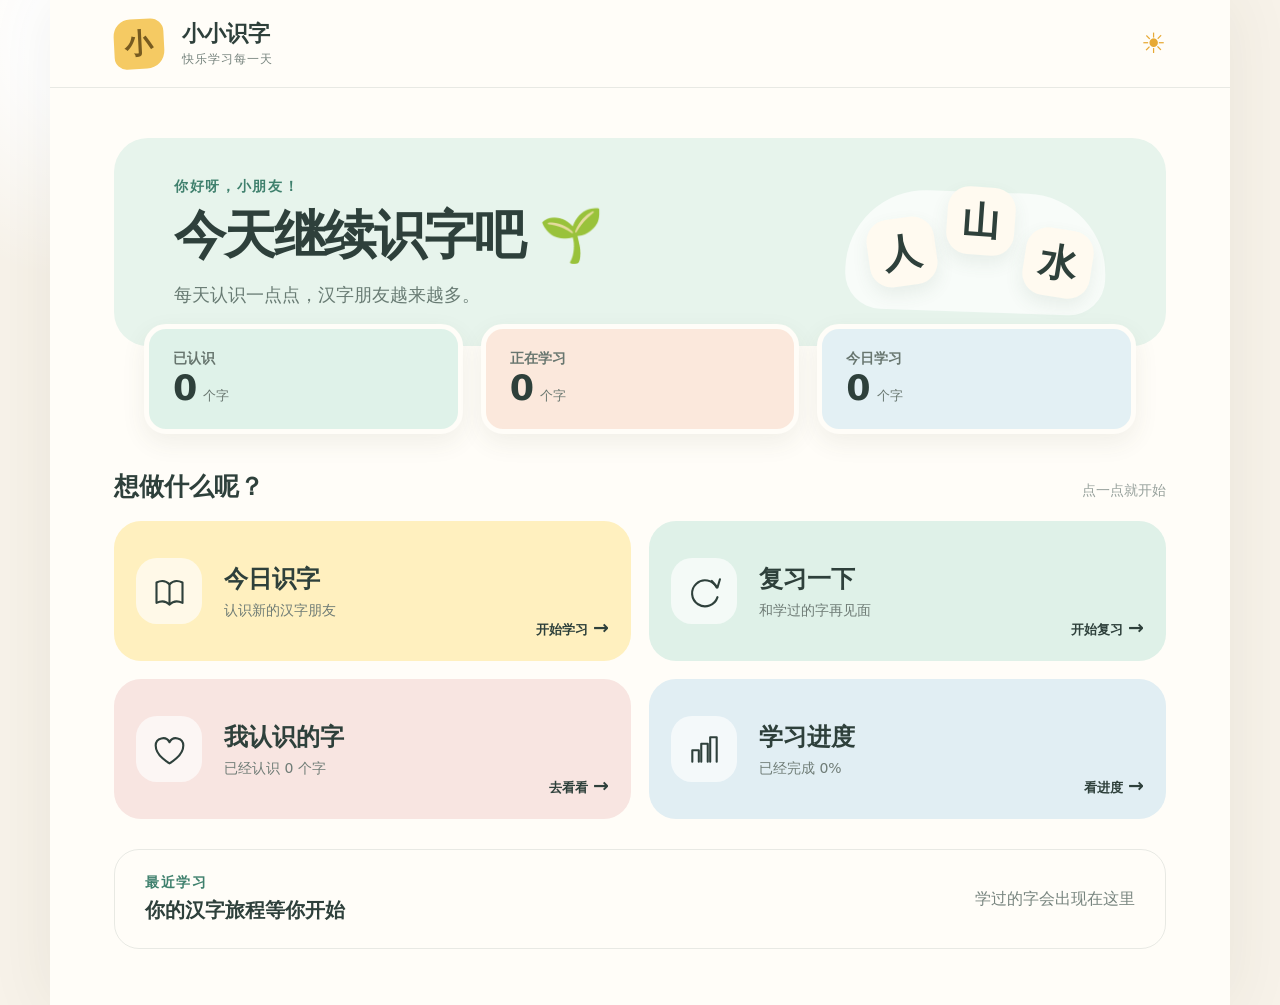
<file: index.html>
<!doctype html>
<html lang="zh-CN">
  <head>
    <meta charset="UTF-8" />
    <meta name="viewport" content="width=device-width, initial-scale=1, viewport-fit=cover" />
    <meta name="theme-color" content="#fff9ef" />
    <meta name="description" content="适合小朋友在平板上使用的中文识字小工具" />
    <meta name="apple-mobile-web-app-capable" content="yes" />
    <meta name="apple-mobile-web-app-status-bar-style" content="default" />
    <title>小小识字乐园</title>
    <link rel="manifest" href="./manifest.webmanifest" />
    <link rel="icon" href="./assets/app-icon.svg" type="image/svg+xml" />
    <link rel="stylesheet" href="./styles.css" />
  </head>
  <body>
    <div id="app" aria-live="polite"></div>
    <noscript>请在浏览器中开启 JavaScript 后使用小小识字乐园。</noscript>
    <script type="module" src="./app.js"></script>
    <script>
      if ('serviceWorker' in navigator && location.protocol.startsWith('http')) {
        window.addEventListener('load', () => navigator.serviceWorker.register('./service-worker.js'));
      }
    </script>
  </body>
</html>
</file>
<file: styles.css>
:root {
  color-scheme: light;
  --ink: #2e403b;
  --muted: #77847e;
  --paper: #fffdf8;
  --cream: #fff7e8;
  --green: #6db59d;
  --green-dark: #3f806d;
  --line: rgba(67, 92, 83, .12);
  font-family: "Noto Sans SC", "HarmonyOS Sans SC", "Microsoft YaHei", system-ui, sans-serif;
  background: #f7f2e9;
  color: var(--ink);
  -webkit-tap-highlight-color: transparent;
}

* { box-sizing: border-box; }
body { margin: 0; min-width: 320px; min-height: 100vh; background: radial-gradient(circle at 8% 4%, #fff 0 5%, transparent 16%), #f7f2e9; }
button { font: inherit; color: inherit; touch-action: manipulation; }
button:focus-visible { outline: 4px solid rgba(70, 134, 113, .25); outline-offset: 3px; }
.app-shell { width: min(1180px, 100%); min-height: 100vh; margin: auto; background: var(--paper); box-shadow: 0 0 60px rgba(69, 61, 44, .08); }
.topbar { height: 88px; padding: 0 clamp(24px, 5vw, 64px); display: flex; align-items: center; gap: 18px; border-bottom: 1px solid var(--line); }
.brand-mark { width: 50px; height: 50px; display: grid; place-items: center; border-radius: 17px 13px 18px 12px; background: #f5ca63; color: #775b20; font-size: 28px; font-weight: 900; transform: rotate(-3deg); }
.topbar-title { flex: 1; font-size: 22px; font-weight: 800; display: flex; flex-direction: column; }
.topbar-title small { margin-top: 2px; color: var(--muted); font-size: 12px; font-weight: 500; letter-spacing: .08em; }
.sun-doodle { font-size: 28px; color: #e7a934; }
.icon-button { width: 52px; height: 52px; border: 0; border-radius: 50%; background: #f3eee4; font-size: 30px; cursor: pointer; }
.topbar-spacer { width: 52px; }
main { padding: clamp(24px, 4vw, 50px) clamp(22px, 5vw, 64px) 56px; }
.hero { min-height: 190px; padding: 34px clamp(28px, 5vw, 60px); display: flex; align-items: center; justify-content: space-between; border-radius: 34px; background: #e7f4ec; overflow: hidden; }
.hero h1, .page-intro h1 { margin: 4px 0 12px; font-size: clamp(32px, 5vw, 52px); letter-spacing: -.04em; }
.hero p:not(.eyebrow), .page-intro > p:last-child { margin: 0; color: #687b73; font-size: 18px; }
.eyebrow { margin: 0 0 5px; color: var(--green-dark); font-size: 14px; font-weight: 800; letter-spacing: .12em; }
.cloud { position: relative; width: 260px; height: 140px; flex: 0 0 auto; }
.cloud::before { content: ''; position: absolute; inset: 20px 0 0; border-radius: 80px 80px 36px 36px; background: rgba(255,255,255,.72); transform: rotate(2deg); }
.cloud span { position: absolute; z-index: 1; display: grid; place-items: center; width: 68px; height: 68px; border-radius: 22px; background: #fffaf0; box-shadow: 0 8px 18px rgba(61, 97, 78, .09); font: 800 38px serif; }
.cloud span:nth-child(1) { left: 22px; top: 46px; transform: rotate(-8deg); }
.cloud span:nth-child(2) { left: 101px; top: 15px; transform: rotate(4deg); }
.cloud span:nth-child(3) { right: 14px; top: 57px; transform: rotate(9deg); }
.stats-row { display: grid; grid-template-columns: repeat(3, 1fr); gap: 18px; margin: -22px 30px 36px; position: relative; }
.stat-card { padding: 21px 24px; border: 5px solid var(--paper); border-radius: 22px; box-shadow: 0 9px 24px rgba(76, 73, 57, .08); }
.stat-card span { display: block; font-size: 14px; color: #68766f; font-weight: 700; }
.stat-card strong { font-size: 35px; margin-right: 6px; }
.stat-card small { color: #68766f; }
.stat-card.mint { background: #dff2e9; }.stat-card.peach { background: #fbe8dc; }.stat-card.sky { background: #e3f0f4; }
.section-heading { display: flex; align-items: baseline; justify-content: space-between; margin-bottom: 18px; }
.section-heading h2 { margin: 0; font-size: 25px; }.section-heading span { color: #97a19c; font-size: 14px; }
.action-grid { display: grid; grid-template-columns: 1fr 1fr; gap: 18px; }
.action-card { min-height: 140px; padding: 22px; display: grid; grid-template-columns: 70px 1fr auto; align-items: center; gap: 18px; border: 0; border-radius: 27px; text-align: left; cursor: pointer; transition: transform .16s ease, box-shadow .16s ease; }
.action-card:active { transform: scale(.985); }
.action-card.yellow { background: #fff0bf; }.action-card.green { background: #dff1e8; }.action-card.pink { background: #f8e5e1; }.action-card.blue { background: #e1eef3; }
.action-icon { width: 66px; height: 66px; display: grid; place-items: center; border-radius: 21px; background: rgba(255,255,255,.65); }
.action-icon svg { width: 39px; fill: none; stroke: currentColor; stroke-width: 2.6; stroke-linecap: round; stroke-linejoin: round; }
.action-copy { display: flex; flex-direction: column; gap: 7px; }.action-copy strong { font-size: 24px; }.action-copy small { font-size: 14px; color: #6f7c76; }
.action-link { align-self: end; font-size: 13px; font-weight: 700; }.action-link b { font-size: 19px; margin-left: 5px; }
.recent-card { margin-top: 30px; padding: 24px 30px; display: flex; align-items: center; justify-content: space-between; gap: 20px; border: 1px solid var(--line); border-radius: 25px; }
.recent-card h2 { margin: 3px 0 0; font-size: 20px; }.recent-chars { display: flex; gap: 10px; flex-wrap: wrap; justify-content: flex-end; }
.recent-chars button { width: 54px; height: 54px; border: 0; border-radius: 17px; background: #f7f1e6; font: 700 28px serif; cursor: pointer; }.empty-hint { color: var(--muted); }
.study-layout { width: min(740px, 100%); margin: auto; }
.session-meta { display: flex; justify-content: space-between; color: var(--muted); font-weight: 700; }.mode-pill { color: var(--green-dark); }
.mini-progress { height: 8px; margin: 12px 0 22px; border-radius: 8px; background: #ece9e0; overflow: hidden; }.mini-progress i,.wide-progress i { display: block; height: 100%; border-radius: inherit; background: #75bda5; transition: width .25s; }
.character-card { min-height: 440px; padding: 27px; display: flex; flex-direction: column; align-items: center; border-radius: 36px; background: #fff9ec; box-shadow: inset 0 0 0 1px rgba(130, 107, 53, .07); }
.character-card > p { margin: 0; color: var(--muted); font-size: 16px; }.learning-visual { display: flex; align-items: center; justify-content: center; gap: clamp(18px, 4vw, 46px); width: 100%; }.giant-character { margin: 10px 0 -2px; border: 0; background: transparent; font: 700 clamp(150px, 24vw, 215px)/1.15 "KaiTi", "STKaiti", serif; cursor: pointer; }
.character-image { width: clamp(112px, 18vw, 150px); aspect-ratio: 1; margin: 0; flex: 0 0 auto; display: flex; flex-direction: column; align-items: center; justify-content: center; border-radius: 32px; background: #e8f3ec; box-shadow: inset 0 0 0 1px rgba(69, 116, 91, .08); }.character-image > span { font-size: clamp(60px, 9vw, 82px); line-height: 1; }.character-image figcaption { margin-top: 8px; color: #658075; font-size: 13px; font-weight: 700; }
.pinyin { font-size: 28px; color: #b06e4d; font-weight: 700; }.word-chips { display: flex; gap: 14px; margin-top: 20px; }.word-chips button { min-height: 48px; padding: 9px 18px; border: 0; border-radius: 999px; background: #f4ead8; font-size: 19px; cursor: pointer; transition: transform .15s ease, background .15s ease; }.word-chips button span { margin-left: 7px; color: #b06e4d; font-size: 15px; }.word-chips button:active { transform: scale(.94); background: #ead9bd; }
.speak-hint { margin-top: 18px; color: #a19d91; }.decision-buttons { display: grid; grid-template-columns: 1fr 1.25fr; gap: 18px; margin-top: 22px; }
.decision { min-height: 94px; display: grid; grid-template-columns: 44px 1fr; grid-template-rows: 1fr 1fr; column-gap: 10px; align-items: end; padding: 17px 24px; border-radius: 24px; cursor: pointer; }
.decision > span { grid-row: 1 / 3; align-self: center; display: grid; place-items: center; width: 44px; height: 44px; border-radius: 50%; font-size: 25px; }.decision strong { font-size: 22px; }.decision small { align-self: start; opacity: .72; }
.decision.secondary { border: 2px solid #ddd4c5; background: #fff; }.decision.secondary > span { background: #f2ece3; }.decision.primary { border: 0; background: #70b89f; color: white; box-shadow: 0 9px 20px rgba(67, 128, 107, .2); }.decision.primary > span { background: rgba(255,255,255,.2); }
.center-message { min-height: 65vh; display: flex; flex-direction: column; justify-content: center; align-items: center; text-align: center; }.center-message h1 { font-size: 38px; margin: 8px; }.center-message > p:not(.eyebrow) { color: var(--muted); font-size: 19px; }.celebrate { width: 100px; height: 100px; display: grid; place-items: center; margin-bottom: 20px; border-radius: 35px; background: #fff0bd; color: #d99d27; font-size: 55px; transform: rotate(-4deg); }
.big-home-button,.continue-button,.empty-panel button { min-height: 60px; padding: 0 36px; border: 0; border-radius: 19px; background: var(--green); color: white; font-weight: 800; font-size: 18px; cursor: pointer; }
.page-intro { padding: 10px 0 28px; }.page-intro h1 { font-size: clamp(34px, 5vw, 48px); }.page-intro em { color: #d58c55; font-style: normal; }
.known-grid { display: grid; grid-template-columns: repeat(auto-fill, minmax(120px, 1fr)); gap: 17px; }.hanzi-tile { aspect-ratio: 1; display: flex; flex-direction: column; justify-content: center; align-items: center; border: 1px solid #eee6da; border-radius: 25px; background: #fffaf0; cursor: pointer; }.hanzi-tile:nth-child(3n+2) { background: #f0f8f3; }.hanzi-tile:nth-child(3n) { background: #f7edef; }.hanzi-tile strong { font: 700 55px serif; }.hanzi-tile small { color: var(--muted); font-size: 15px; }
.empty-panel { grid-column: 1/-1; min-height: 360px; display: flex; flex-direction: column; align-items: center; justify-content: center; border: 2px dashed #e4ded2; border-radius: 30px; }.empty-panel > span { font-size: 50px; }.empty-panel h2 { margin-bottom: 0; }.empty-panel p { color: var(--muted); }
.detail-card { position: relative; display: flex; align-items: center; gap: 35px; margin-bottom: 25px; padding: 20px 35px; border-radius: 25px; background: #e8f3ec; }.detail-card > strong { font: 700 90px serif; }.detail-card h2 { margin: 0 0 8px; }.detail-card p { margin: 0; font-size: 19px; }.detail-close { position: absolute; right: 16px; top: 12px; border: 0; background: transparent; font-size: 28px; cursor: pointer; }
.progress-overview { display: flex; align-items: center; gap: clamp(35px, 7vw, 90px); padding: 35px clamp(25px, 6vw, 70px); border-radius: 30px; background: #e9f4ed; }.progress-ring { --progress: 0deg; width: 190px; aspect-ratio: 1; flex: 0 0 auto; display: grid; place-items: center; border-radius: 50%; background: conic-gradient(#69b297 var(--progress), #d4e5da 0); }.progress-ring::before { content: ''; grid-area: 1/1; width: 150px; aspect-ratio: 1; border-radius: 50%; background: var(--paper); }.progress-ring div { grid-area: 1/1; z-index: 1; display: flex; flex-direction: column; align-items: center; }.progress-ring strong { font-size: 43px; }.progress-ring small { color: var(--muted); }.progress-copy { flex: 1; }.progress-copy h2 { font-size: 28px; margin: 0 0 10px; }.progress-copy p { color: var(--muted); font-size: 17px; }.wide-progress { height: 12px; margin-top: 22px; background: #d4e5da; border-radius: 10px; overflow: hidden; }
.progress-stats { display: grid; grid-template-columns: repeat(4, 1fr); gap: 16px; margin-top: 24px; }.progress-stat { display: flex; align-items: center; gap: 14px; padding: 22px; border: 1px solid var(--line); border-radius: 22px; }.progress-stat > span { width: 45px; height: 45px; display: grid; place-items: center; border-radius: 15px; font-weight: 900; background: #f4eddf; }.progress-stat div { display: flex; flex-direction: column; }.progress-stat small { color: var(--muted); }.progress-stat strong { font-size: 28px; }.progress-stat strong i { font-size: 13px; font-style: normal; }.progress-stat.check > span { background: #ddf0e7; color: #43836e; }.progress-stat.pencil > span { background: #fbe8dc; color: #b66f4a; }.progress-stat.seed > span { background: #e6eef3; color: #517c92; }
.continue-button { display: block; margin: 28px auto 0; }.continue-button span { margin-left: 18px; }

@media (max-width: 720px) {
  .topbar { height: 76px; padding-inline: 20px; }.topbar-title { font-size: 19px; }main { padding: 20px 17px 40px; }
  .hero { min-height: 180px; padding: 28px 24px; }.hero h1 { font-size: 34px; }.cloud { width: 125px; transform: scale(.75); transform-origin: right center; margin-left: -20px; }
  .stats-row { gap: 8px; margin: -15px 10px 28px; }.stat-card { padding: 16px 12px; border-width: 3px; }.stat-card strong { font-size: 29px; }.stat-card small { font-size: 11px; }
  .action-grid { grid-template-columns: 1fr; gap: 13px; }.action-card { min-height: 112px; grid-template-columns: 60px 1fr auto; padding: 17px; }.action-icon { width: 58px; height: 58px; }.action-copy strong { font-size: 21px; }
  .recent-card { align-items: flex-start; flex-direction: column; }.recent-chars { justify-content: flex-start; }
  .character-card { min-height: 390px; }.learning-visual { gap: 10px; }.character-image { width: 104px; border-radius: 25px; }.character-image > span { font-size: 56px; }.decision-buttons { gap: 10px; }.decision { padding: 14px; grid-template-columns: 38px 1fr; }.decision > span { width: 38px; height: 38px; }.decision strong { font-size: 19px; }.decision small { font-size: 11px; }
  .known-grid { grid-template-columns: repeat(3, 1fr); gap: 10px; }.hanzi-tile { border-radius: 20px; }.hanzi-tile strong { font-size: 46px; }
  .progress-overview { flex-direction: column; text-align: center; }.progress-ring { width: 170px; }.progress-ring::before { width: 134px; }.progress-stats { grid-template-columns: 1fr 1fr; }.progress-stat { padding: 17px 14px; }
}

@media (max-width: 430px) {
  .hero { min-height: 170px; }.hero p:not(.eyebrow) { font-size: 15px; }.cloud { display: none; }.stats-row { margin-inline: 0; }.stat-card span { font-size: 12px; }
  .section-heading span,.action-link { display: none; }.action-card { grid-template-columns: 58px 1fr; }.learning-visual { flex-direction: column; gap: 0; }.character-image { width: 88px; margin-top: -12px; }.character-image > span { font-size: 46px; }.character-image figcaption { display: none; }.word-chips button { padding: 8px 15px; }.speak-hint { font-size: 11px; }
}

@media (orientation: landscape) and (max-height: 700px) {
  .topbar { height: 68px; }.study-layout { width: min(940px, 100%); }.character-card { min-height: 330px; padding: 15px; }.giant-character { font-size: 145px; margin-block: 0; }.character-image { width: 105px; }.character-image > span { font-size: 58px; }.word-chips { margin-top: 9px; }.speak-hint { margin-top: 9px; }.decision { min-height: 78px; }.decision-buttons { margin-top: 14px; }
}

@media (prefers-reduced-motion: reduce) { * { scroll-behavior: auto !important; transition: none !important; } }
</file>
